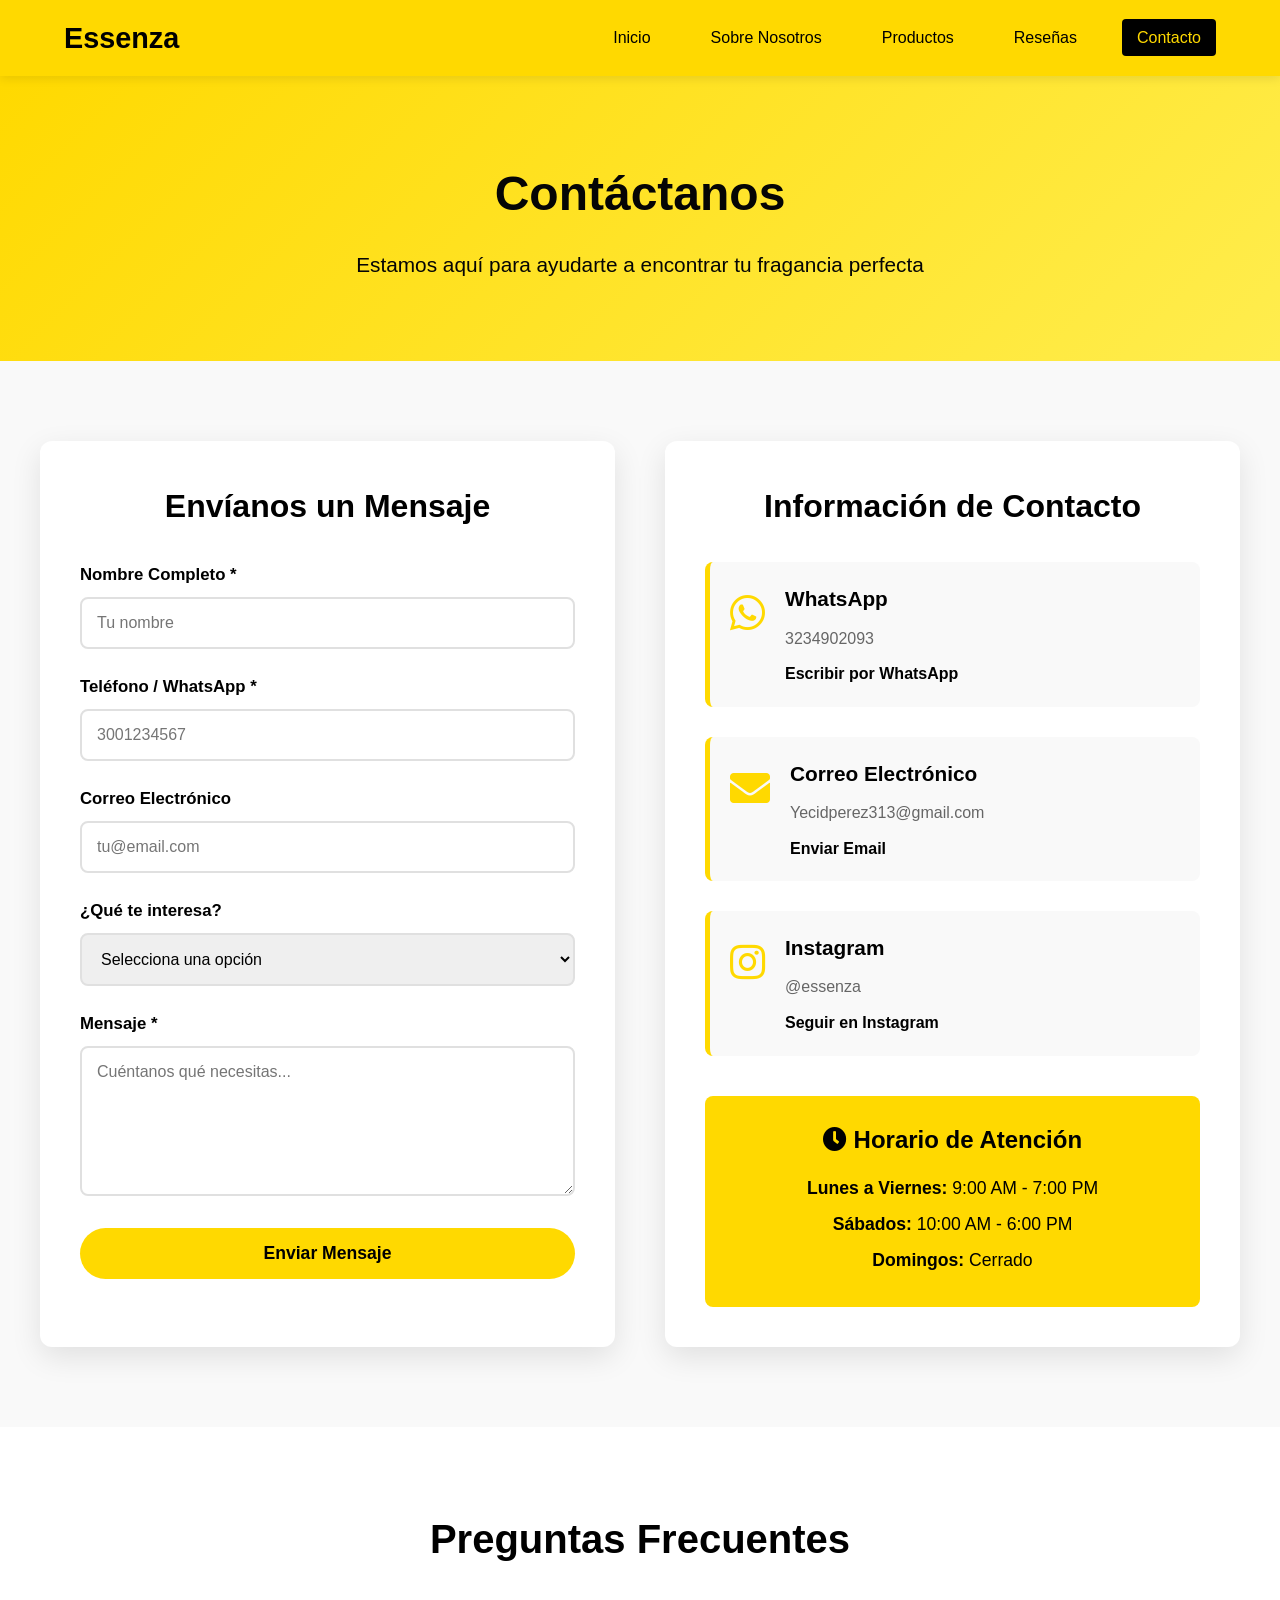
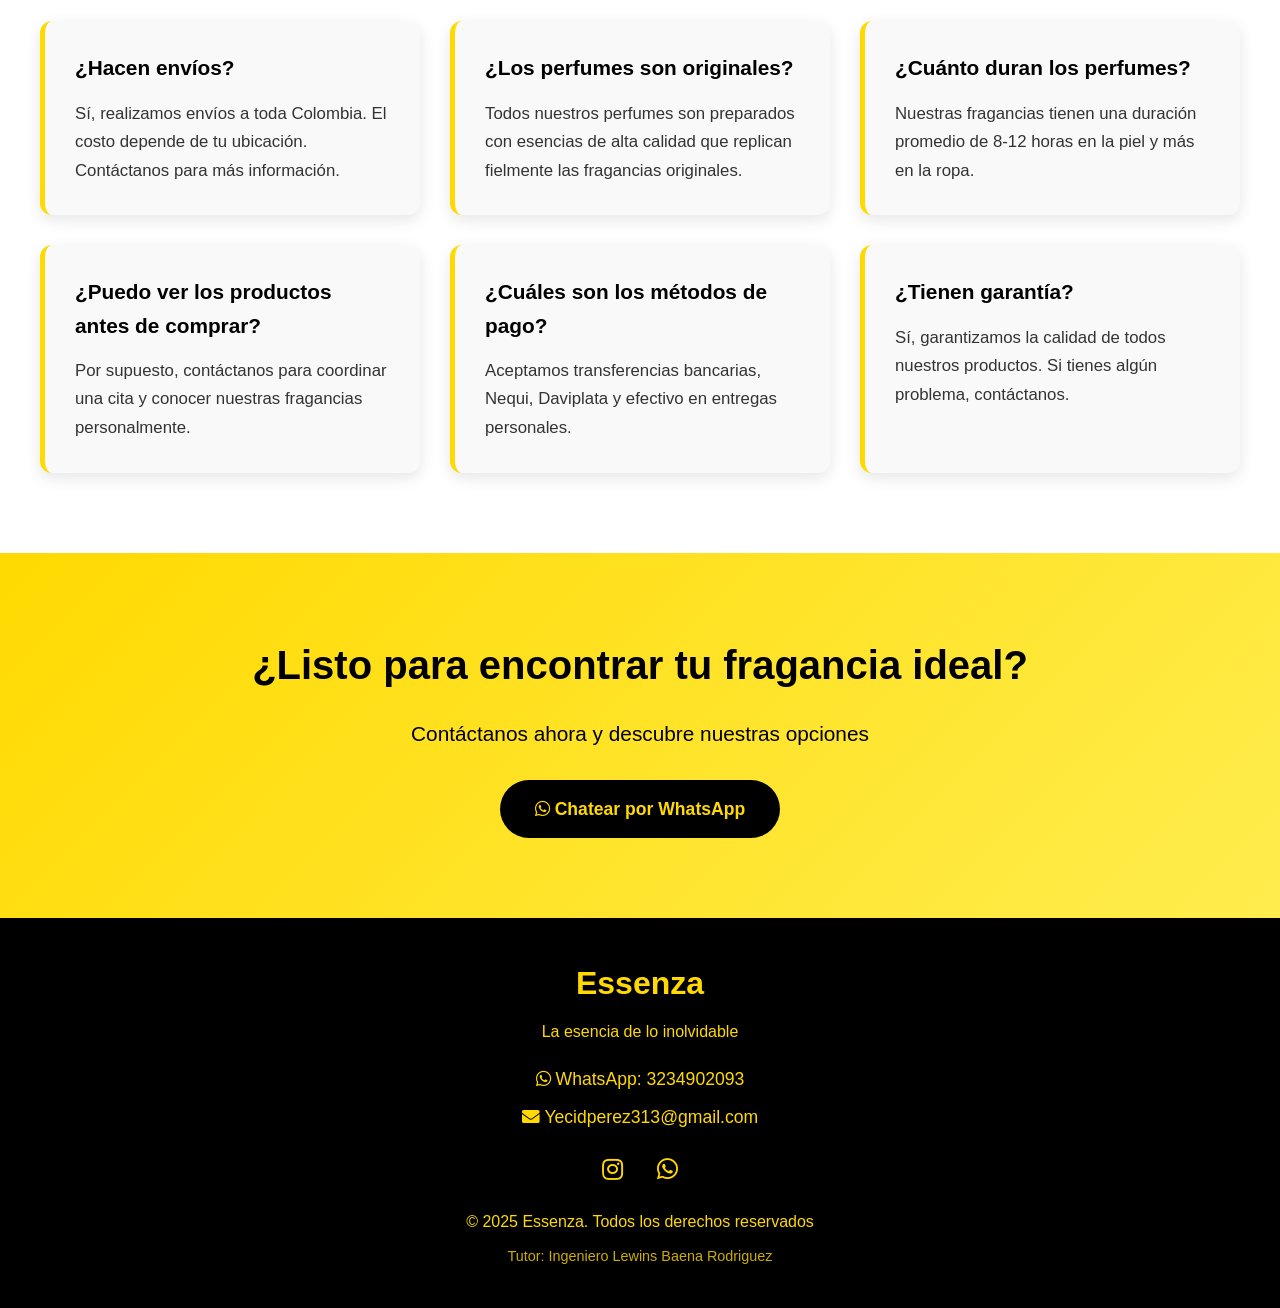
<file: contactos.html>
<!DOCTYPE html>
<html lang="es">
<head>
    <meta charset="UTF-8">
    <meta name="viewport" content="width=device-width, initial-scale=1.0">
    <title>Contacto - Essenza</title>
    <link rel="stylesheet" href="estilo.css">
    <link rel="stylesheet" href="https://use.fontawesome.com/releases/v5.7.0/css/all.css">
</head>
<body>
    <!-- Menú de navegación -->
    <nav class="navbar">
        <div class="navbar-container">
            <a href="index.html" class="logo">Essenza</a>
            <button class="menu-toggle" id="menu-toggle">
                <span></span>
                <span></span>
                <span></span>
            </button>
            <ul class="nav-links" id="nav-links">
                <li><a href="index.html">Inicio</a></li>
                <li><a href="sobre nosotros.html">Sobre Nosotros</a></li>
                <li><a href="productos.html">Productos</a></li>
                <li><a href="reseñas.html">Reseñas</a></li>
                <li><a href="contactos.html" class="active">Contacto</a></li>
            </ul>
        </div>
    </nav>

    <!-- Header de Página -->
    <div class="page-header">
        <h1>Contáctanos</h1>
        <p>Estamos aquí para ayudarte a encontrar tu fragancia perfecta</p>
    </div>

    <!-- Formulario de Contacto -->
    <section class="contact-form-section">
        <div class="contact-container">
            <div class="contact-form-wrapper">
                <h2>Envíanos un Mensaje</h2>
                <form id="contact-form">
                    <div class="form-group">
                        <label for="nombre">Nombre Completo *</label>
                        <input type="text" id="nombre" name="nombre" required placeholder="Tu nombre">
                    </div>
                    <div class="form-group">
                        <label for="telefono">Teléfono / WhatsApp *</label>
                        <input type="tel" id="telefono" name="telefono" required placeholder="3001234567">
                    </div>
                    <div class="form-group">
                        <label for="email">Correo Electrónico</label>
                        <input type="email" id="email" name="email" placeholder="tu@email.com">
                    </div>
                    <div class="form-group">
                        <label for="interes">¿Qué te interesa?</label>
                        <select id="interes" name="interes">
                            <option value="">Selecciona una opción</option>
                            <option value="hombre">Fragancias para Hombre</option>
                            <option value="mujer">Fragancias para Mujer</option>
                            <option value="unisex">Fragancias Unisex</option>
                            <option value="info">Información General</option>
                        </select>
                    </div>
                    <div class="form-group">
                        <label for="mensaje">Mensaje *</label>
                        <textarea id="mensaje" name="mensaje" required placeholder="Cuéntanos qué necesitas..."></textarea>
                    </div>
                    <button type="submit" class="submit-btn">Enviar Mensaje</button>
                </form>
            </div>

            <div class="contact-info-wrapper">
                <h2>Información de Contacto</h2>
                <div class="contact-methods">
                    <div class="contact-method">
                        <div class="method-icon">
                            <i class="fab fa-whatsapp"></i>
                        </div>
                        <div class="method-content">
                            <h3>WhatsApp</h3>
                            <p>3234902093</p>
                            <a href="https://wa.me/573234902093" target="_blank" class="btn-link">Escribir por WhatsApp</a>
                        </div>
                    </div>

                    <div class="contact-method">
                        <div class="method-icon">
                            <i class="fas fa-envelope"></i>
                        </div>
                        <div class="method-content">
                            <h3>Correo Electrónico</h3>
                            <p>Yecidperez313@gmail.com</p>
                            <a href="mailto:Yecidperez313@gmail.com" class="btn-link">Enviar Email</a>
                        </div>
                    </div>

                    <div class="contact-method">
                        <div class="method-icon">
                            <i class="fab fa-instagram"></i>
                        </div>
                        <div class="method-content">
                            <h3>Instagram</h3>
                            <p>@essenza</p>
                            <a href="https://www.instagram.com" target="_blank" class="btn-link">Seguir en Instagram</a>
                        </div>
                    </div>
                </div>

                <div class="business-hours">
                    <h3><i class="fas fa-clock"></i> Horario de Atención</h3>
                    <p><strong>Lunes a Viernes:</strong> 9:00 AM - 7:00 PM</p>
                    <p><strong>Sábados:</strong> 10:00 AM - 6:00 PM</p>
                    <p><strong>Domingos:</strong> Cerrado</p>
                </div>
            </div>
        </div>
    </section>

    <!-- Preguntas Frecuentes -->
    <section class="faq-section">
        <h2>Preguntas Frecuentes</h2>
        <div class="faq-grid">
            <div class="faq-item">
                <h3>¿Hacen envíos?</h3>
                <p>Sí, realizamos envíos a toda Colombia. El costo depende de tu ubicación. Contáctanos para más información.</p>
            </div>
            <div class="faq-item">
                <h3>¿Los perfumes son originales?</h3>
                <p>Todos nuestros perfumes son preparados con esencias de alta calidad que replican fielmente las fragancias originales.</p>
            </div>
            <div class="faq-item">
                <h3>¿Cuánto duran los perfumes?</h3>
                <p>Nuestras fragancias tienen una duración promedio de 8-12 horas en la piel y más en la ropa.</p>
            </div>
            <div class="faq-item">
                <h3>¿Puedo ver los productos antes de comprar?</h3>
                <p>Por supuesto, contáctanos para coordinar una cita y conocer nuestras fragancias personalmente.</p>
            </div>
            <div class="faq-item">
                <h3>¿Cuáles son los métodos de pago?</h3>
                <p>Aceptamos transferencias bancarias, Nequi, Daviplata y efectivo en entregas personales.</p>
            </div>
            <div class="faq-item">
                <h3>¿Tienen garantía?</h3>
                <p>Sí, garantizamos la calidad de todos nuestros productos. Si tienes algún problema, contáctanos.</p>
            </div>
        </div>
    </section>

    <!-- CTA -->
    <section class="cta-section">
        <h2>¿Listo para encontrar tu fragancia ideal?</h2>
        <p>Contáctanos ahora y descubre nuestras opciones</p>
        <a href="https://wa.me/573234902093" target="_blank" class="btn-primary"><i class="fab fa-whatsapp"></i> Chatear por WhatsApp</a>
    </section>

    <!-- Pie de página -->
    <footer class="footer">
        <div class="footer-container">
            <h3>Essenza</h3>
            <p>La esencia de lo inolvidable</p>
            <div class="footer-info">
                <p><i class="fab fa-whatsapp"></i> WhatsApp: 3234902093</p>
                <p><i class="fas fa-envelope"></i> Yecidperez313@gmail.com</p>
            </div>
            <div class="social-links">
                <a href="https://www.instagram.com" target="_blank"><i class="fab fa-instagram"></i></a>
                <a href="https://wa.me/573234902093" target="_blank"><i class="fab fa-whatsapp"></i></a>
            </div>
            <p class="copyright">&copy; 2025 Essenza. Todos los derechos reservados</p>
            <p class="tutor">Tutor: Ingeniero Lewins Baena Rodriguez</p>
        </div>
    </footer>

    <script>
        const menuToggle = document.getElementById('menu-toggle');
        const navLinks = document.getElementById('nav-links');
        menuToggle.addEventListener('click', () => {
            navLinks.classList.toggle('active');
        });
        document.querySelectorAll('.nav-links a').forEach(link => {
            link.addEventListener('click', () => {
                navLinks.classList.remove('active');
            });
        });

        // Formulario
        document.getElementById('contact-form').addEventListener('submit', function(e) {
            e.preventDefault();
            alert('¡Gracias por contactarnos! Te responderemos pronto.');
            this.reset();
        });
    </script>
</body>
</html>
</file>
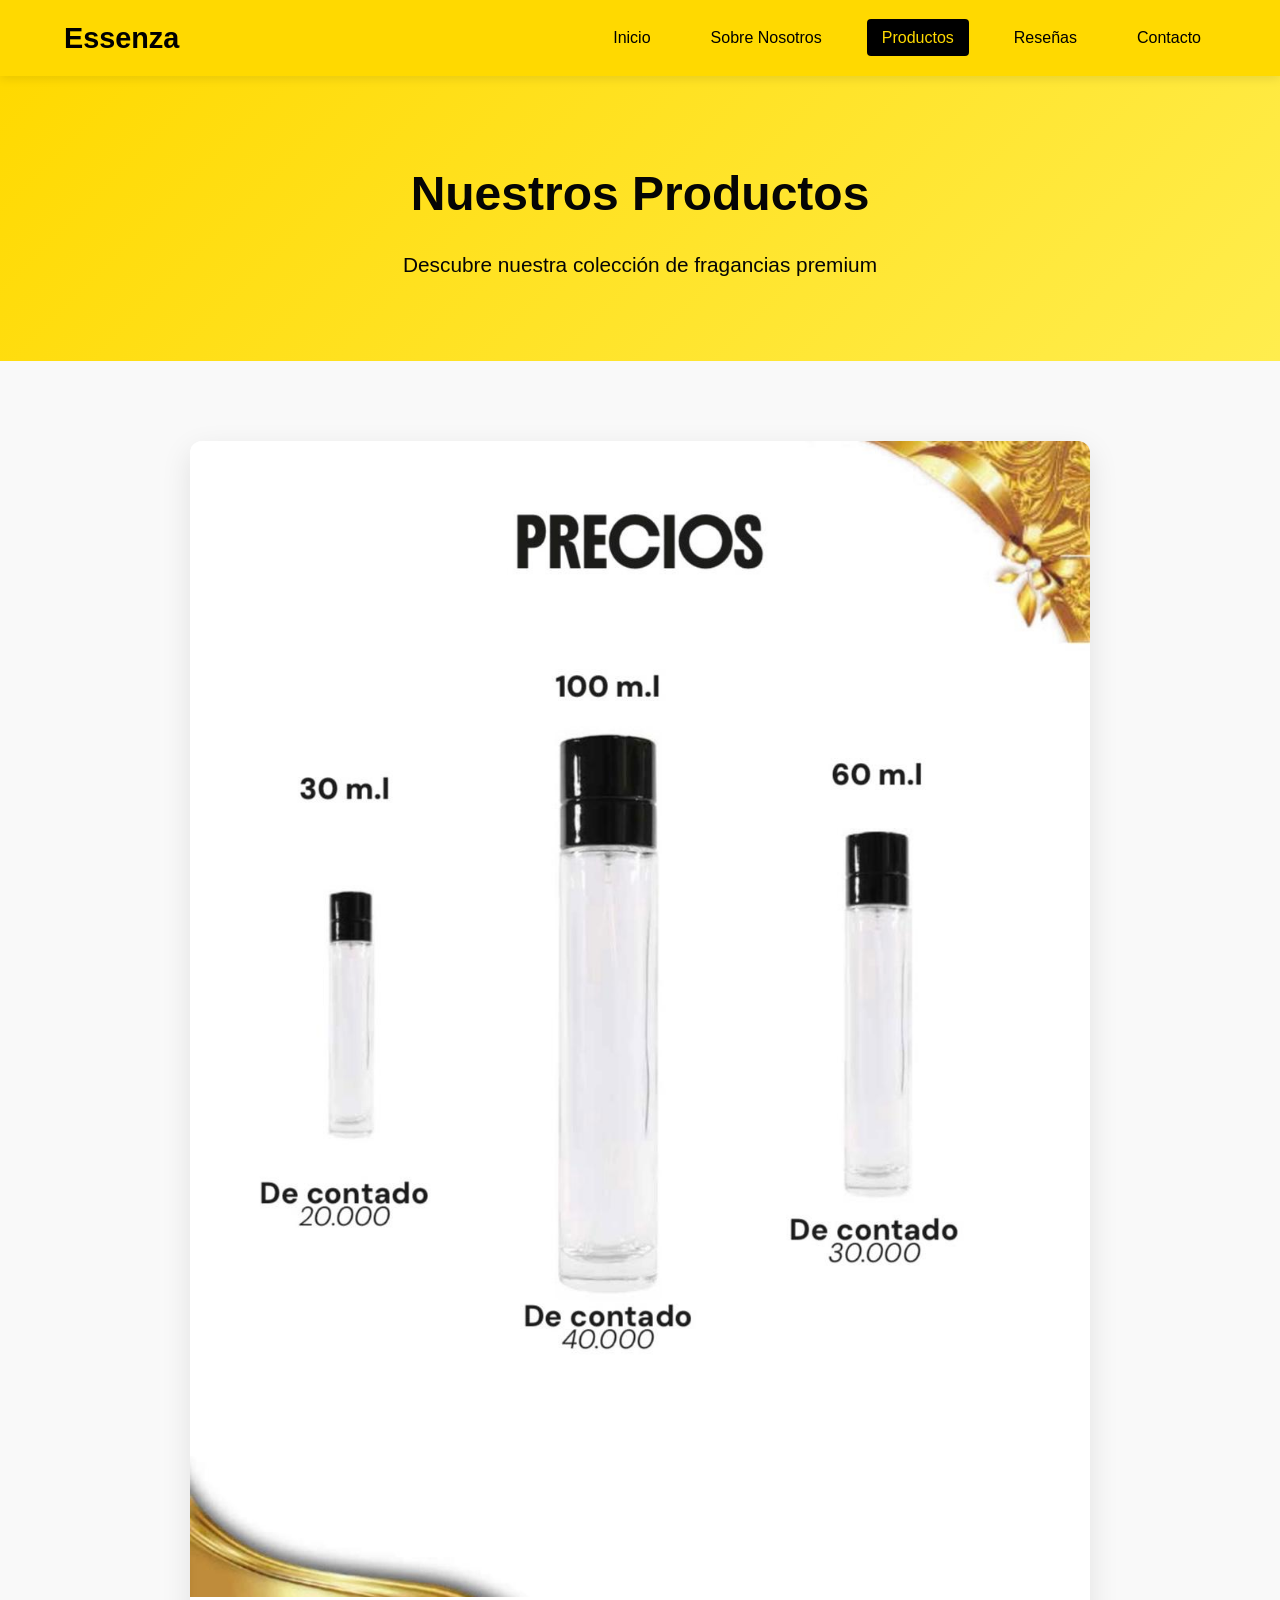
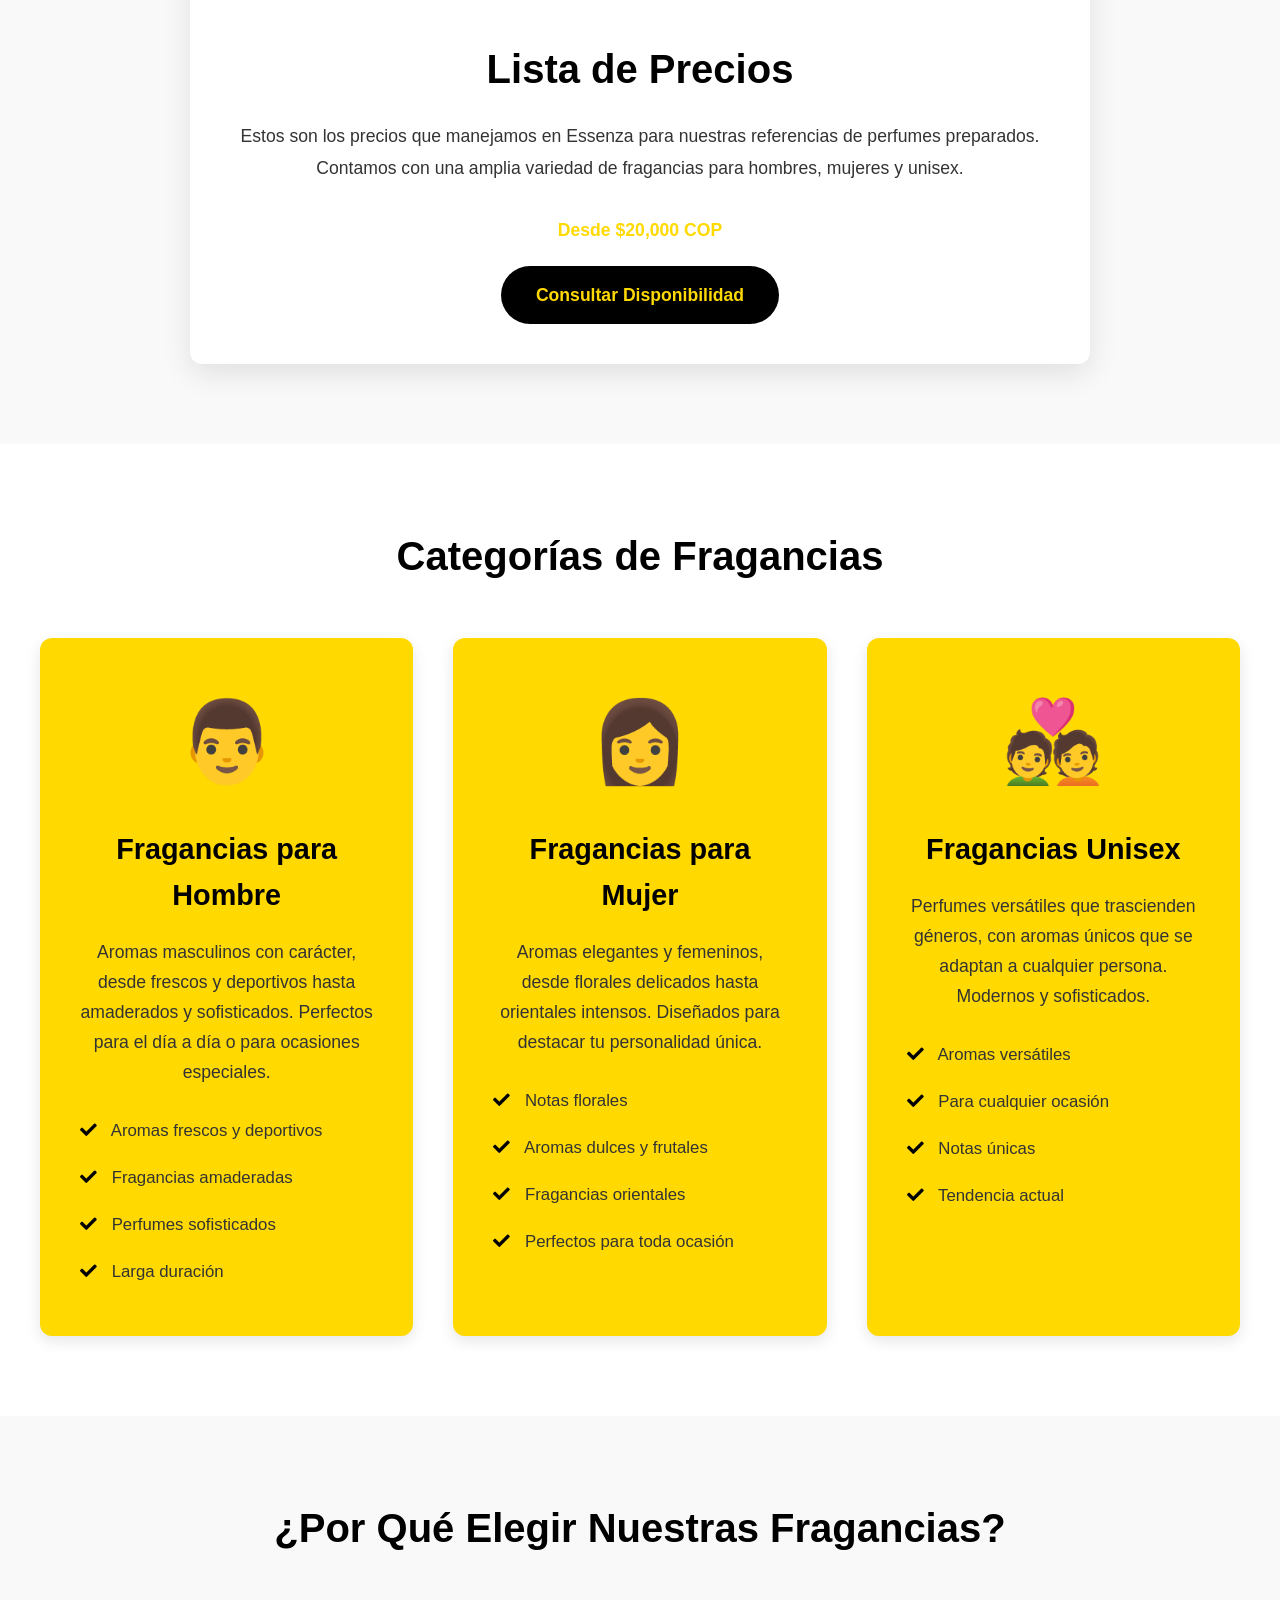
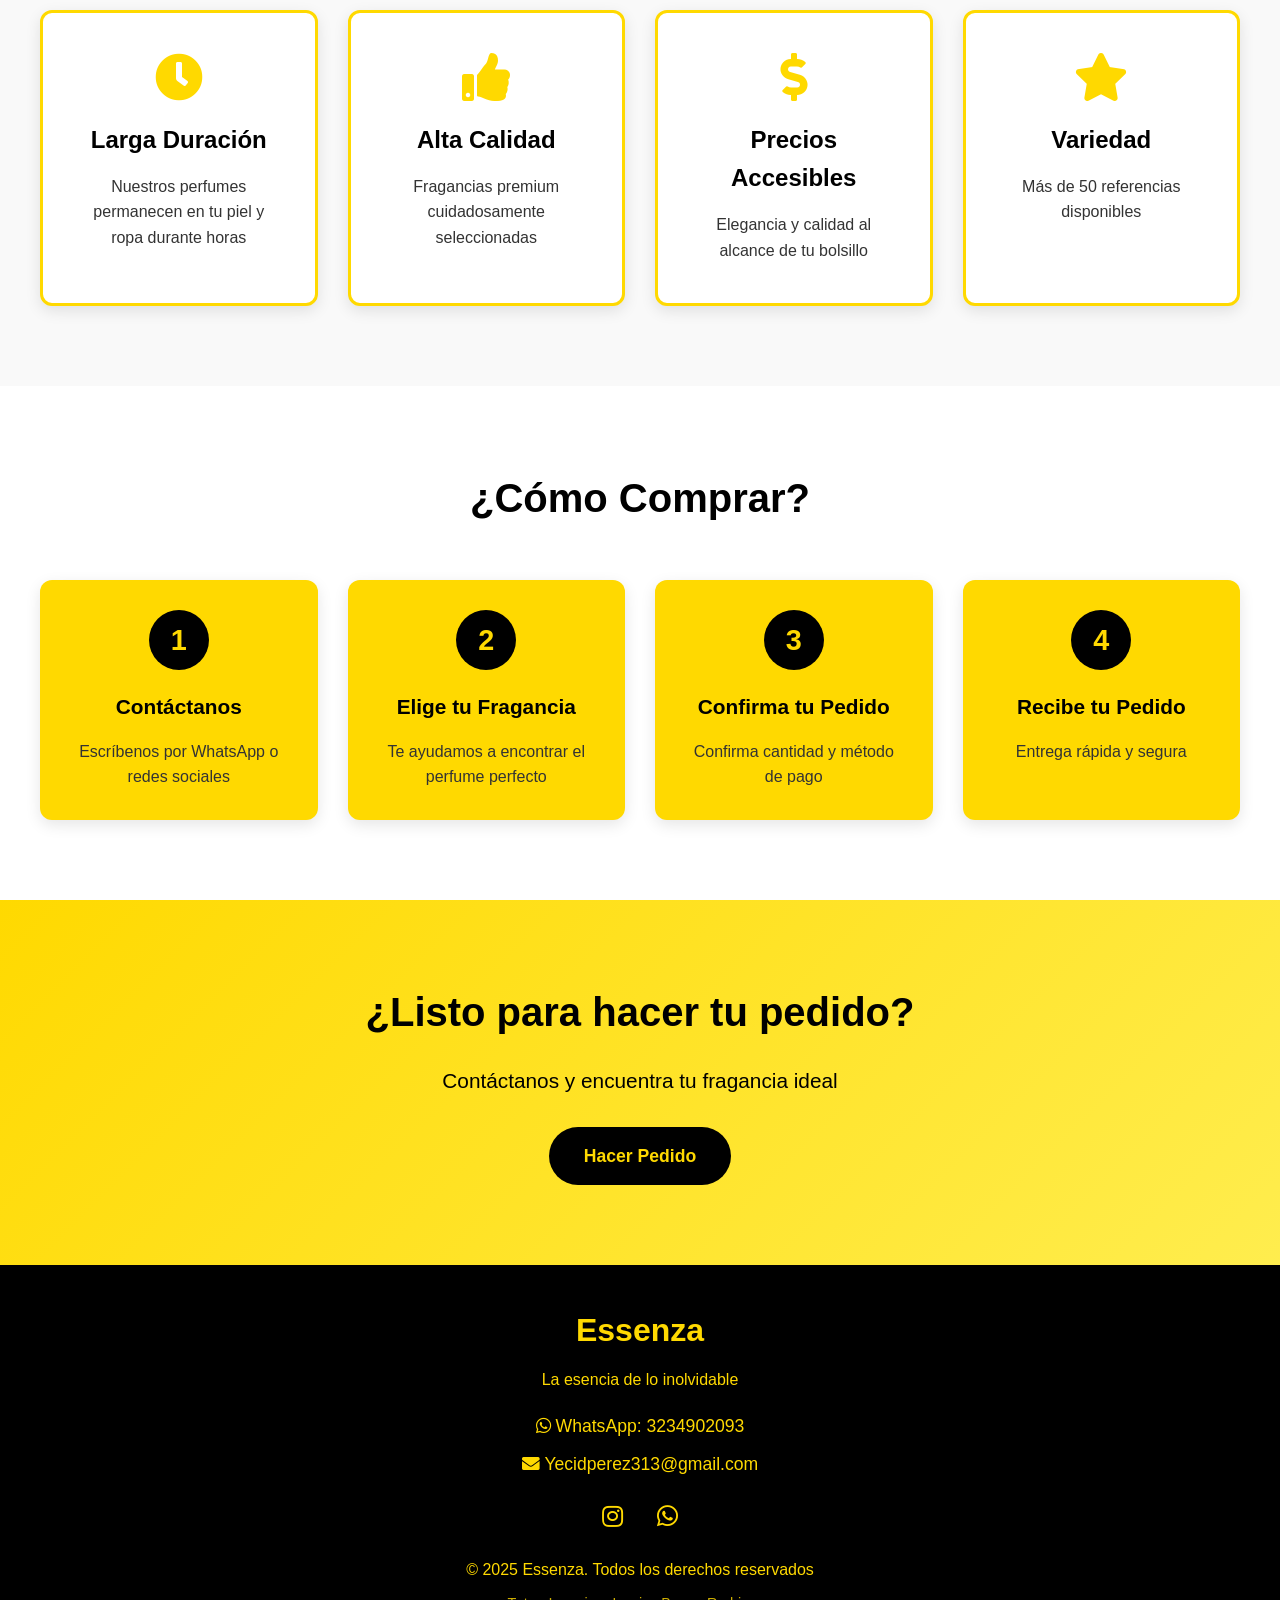
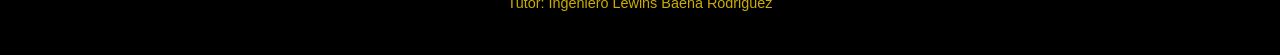
<file: productos.html>
<!DOCTYPE html>
<html lang="es">
<head>
    <meta charset="UTF-8">
    <meta name="viewport" content="width=device-width, initial-scale=1.0">
    <title>Productos - Essenza</title>
    <link rel="stylesheet" href="estilo.css">
    <link rel="stylesheet" href="https://use.fontawesome.com/releases/v5.7.0/css/all.css">
</head>
<body>
    <!-- Menú de navegación -->
    <nav class="navbar">
        <div class="navbar-container">
            <a href="index.html" class="logo">Essenza</a>
            <button class="menu-toggle" id="menu-toggle">
                <span></span>
                <span></span>
                <span></span>
            </button>
            <ul class="nav-links" id="nav-links">
                <li><a href="index.html">Inicio</a></li>
                <li><a href="sobre nosotros.html">Sobre Nosotros</a></li>
                <li><a href="productos.html" class="active">Productos</a></li>
                <li><a href="reseñas.html">Reseñas</a></li>
                <li><a href="contactos.html">Contacto</a></li>
            </ul>
        </div>
    </nav>

    <!-- Header de Página -->
    <div class="page-header">
        <h1>Nuestros Productos</h1>
        <p>Descubre nuestra colección de fragancias premium</p>
    </div>

    <!-- Lista de Precios -->
    <section class="price-section">
        <div class="price-card-main">
            <img src="imagenes/PRECIOS.jpg" alt="Lista de Precios Essenza">
            <div class="price-content">
                <h2>Lista de Precios</h2>
                <p>Estos son los precios que manejamos en Essenza para nuestras referencias de perfumes preparados. Contamos con una amplia variedad de fragancias para hombres, mujeres y unisex.</p>
                <p class="price-highlight"><strong>Desde $20,000 COP</strong></p>
                <a href="contacto.html" class="btn-primary">Consultar Disponibilidad</a>
            </div>
        </div>
    </section>

    <!-- Categorías de Productos -->
    <section class="product-categories">
        <h2>Categorías de Fragancias</h2>
        <div class="categories-detailed">
            <div class="category-detail">
                <div class="category-icon-large">👨</div>
                <h3>Fragancias para Hombre</h3>
                <p>Aromas masculinos con carácter, desde frescos y deportivos hasta amaderados y sofisticados. Perfectos para el día a día o para ocasiones especiales.</p>
                <ul>
                    <li><i class="fas fa-check"></i> Aromas frescos y deportivos</li>
                    <li><i class="fas fa-check"></i> Fragancias amaderadas</li>
                    <li><i class="fas fa-check"></i> Perfumes sofisticados</li>
                    <li><i class="fas fa-check"></i> Larga duración</li>
                </ul>
            </div>

            <div class="category-detail">
                <div class="category-icon-large">👩</div>
                <h3>Fragancias para Mujer</h3>
                <p>Aromas elegantes y femeninos, desde florales delicados hasta orientales intensos. Diseñados para destacar tu personalidad única.</p>
                <ul>
                    <li><i class="fas fa-check"></i> Notas florales</li>
                    <li><i class="fas fa-check"></i> Aromas dulces y frutales</li>
                    <li><i class="fas fa-check"></i> Fragancias orientales</li>
                    <li><i class="fas fa-check"></i> Perfectos para toda ocasión</li>
                </ul>
            </div>

            <div class="category-detail">
                <div class="category-icon-large">💑</div>
                <h3>Fragancias Unisex</h3>
                <p>Perfumes versátiles que trascienden géneros, con aromas únicos que se adaptan a cualquier persona. Modernos y sofisticados.</p>
                <ul>
                    <li><i class="fas fa-check"></i> Aromas versátiles</li>
                    <li><i class="fas fa-check"></i> Para cualquier ocasión</li>
                    <li><i class="fas fa-check"></i> Notas únicas</li>
                    <li><i class="fas fa-check"></i> Tendencia actual</li>
                </ul>
            </div>
        </div>
    </section>

    <!-- Características de los Productos -->
    <section class="product-features">
        <h2>¿Por Qué Elegir Nuestras Fragancias?</h2>
        <div class="features-grid">
            <div class="feature-box">
                <i class="fas fa-clock"></i>
                <h3>Larga Duración</h3>
                <p>Nuestros perfumes permanecen en tu piel y ropa durante horas</p>
            </div>
            <div class="feature-box">
                <i class="fas fa-thumbs-up"></i>
                <h3>Alta Calidad</h3>
                <p>Fragancias premium cuidadosamente seleccionadas</p>
            </div>
            <div class="feature-box">
                <i class="fas fa-dollar-sign"></i>
                <h3>Precios Accesibles</h3>
                <p>Elegancia y calidad al alcance de tu bolsillo</p>
            </div>
            <div class="feature-box">
                <i class="fas fa-star"></i>
                <h3>Variedad</h3>
                <p>Más de 50 referencias disponibles</p>
            </div>
        </div>
    </section>

    <!-- Cómo Comprar -->
    <section class="how-to-buy">
        <h2>¿Cómo Comprar?</h2>
        <div class="steps-grid">
            <div class="step">
                <div class="step-number">1</div>
                <h3>Contáctanos</h3>
                <p>Escríbenos por WhatsApp o redes sociales</p>
            </div>
            <div class="step">
                <div class="step-number">2</div>
                <h3>Elige tu Fragancia</h3>
                <p>Te ayudamos a encontrar el perfume perfecto</p>
            </div>
            <div class="step">
                <div class="step-number">3</div>
                <h3>Confirma tu Pedido</h3>
                <p>Confirma cantidad y método de pago</p>
            </div>
            <div class="step">
                <div class="step-number">4</div>
                <h3>Recibe tu Pedido</h3>
                <p>Entrega rápida y segura</p>
            </div>
        </div>
    </section>

    <!-- CTA -->
    <section class="cta-section">
        <h2>¿Listo para hacer tu pedido?</h2>
        <p>Contáctanos y encuentra tu fragancia ideal</p>
        <a href="contacto.html" class="btn-primary">Hacer Pedido</a>
    </section>

    <!-- Pie de página -->
    <footer class="footer">
        <div class="footer-container">
            <h3>Essenza</h3>
            <p>La esencia de lo inolvidable</p>
            <div class="footer-info">
                <p><i class="fab fa-whatsapp"></i> WhatsApp: 3234902093</p>
                <p><i class="fas fa-envelope"></i> Yecidperez313@gmail.com</p>
            </div>
            <div class="social-links">
                <a href="https://www.instagram.com" target="_blank"><i class="fab fa-instagram"></i></a>
                <a href="https://wa.me/573234902093" target="_blank"><i class="fab fa-whatsapp"></i></a>
            </div>
            <p class="copyright">&copy; 2025 Essenza. Todos los derechos reservados</p>
            <p class="tutor">Tutor: Ingeniero Lewins Baena Rodriguez</p>
        </div>
    </footer>

    <script>
        const menuToggle = document.getElementById('menu-toggle');
        const navLinks = document.getElementById('nav-links');
        menuToggle.addEventListener('click', () => {
            navLinks.classList.toggle('active');
        });
        document.querySelectorAll('.nav-links a').forEach(link => {
            link.addEventListener('click', () => {
                navLinks.classList.remove('active');
            });
        });
    </script>
</body>
</html>
</file>
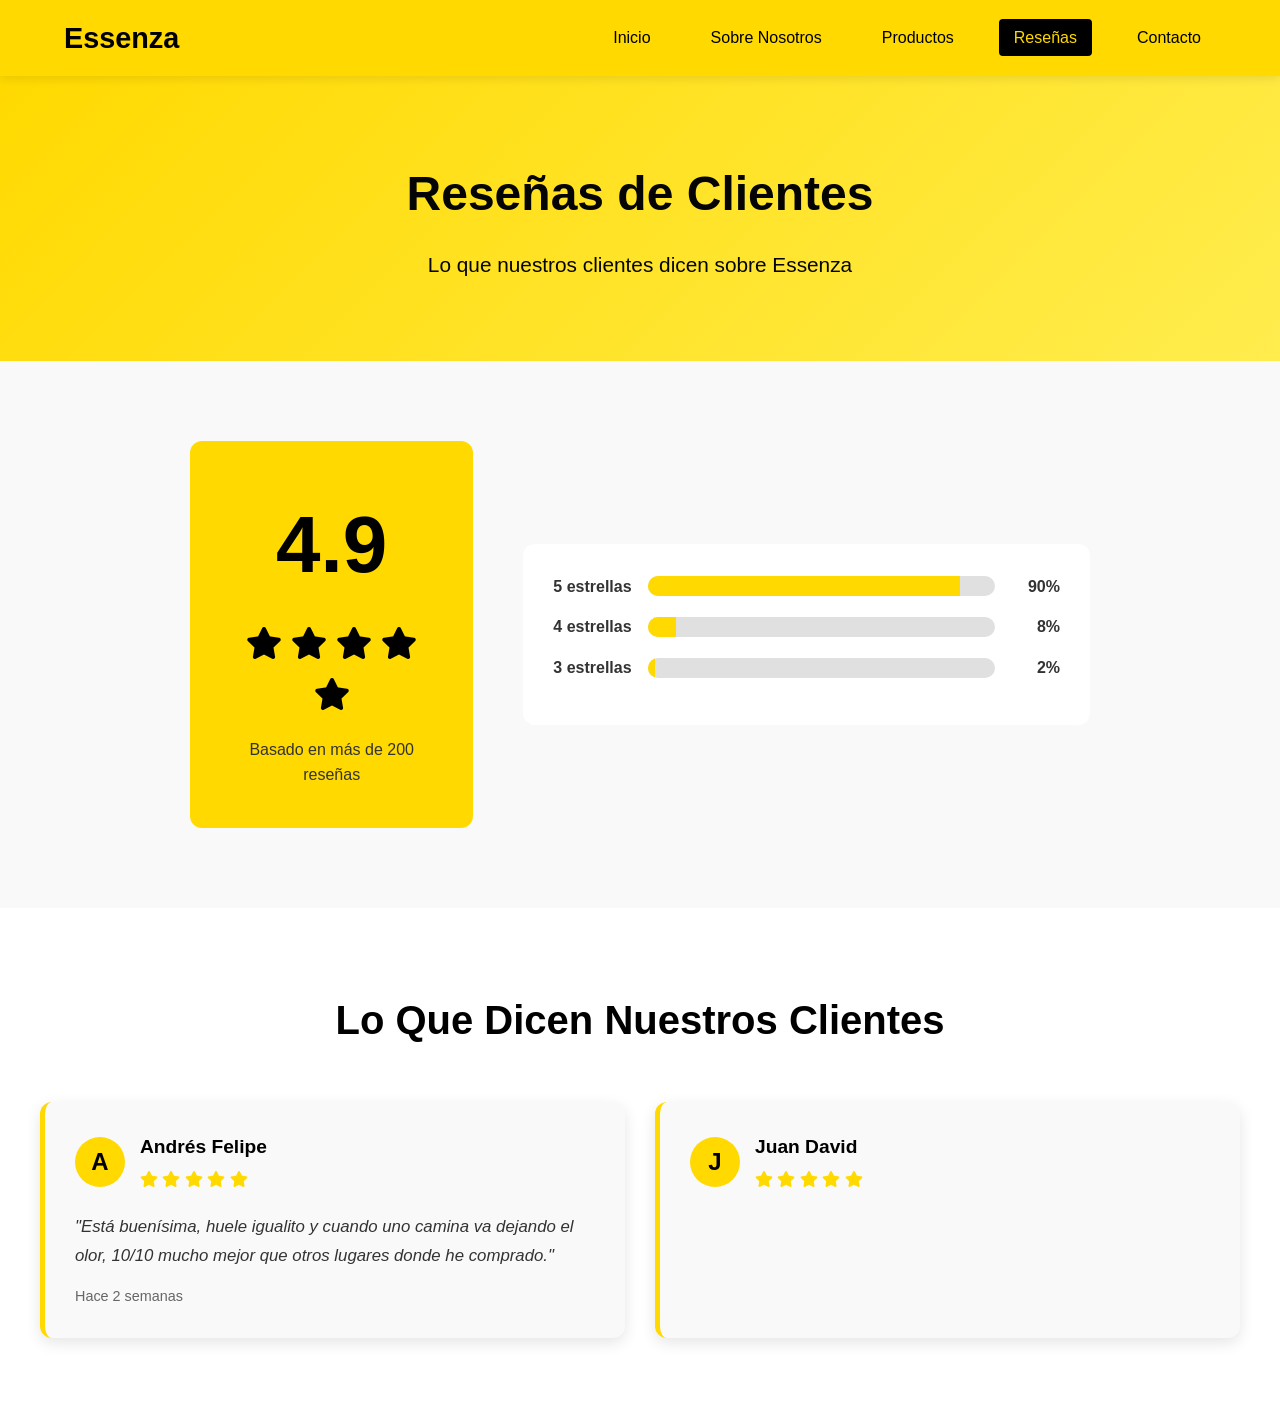
<file: reseñas.html>
<!DOCTYPE html>
<html lang="es">
<head>
    <meta charset="UTF-8">
    <meta name="viewport" content="width=device-width, initial-scale=1.0">
    <title>Reseñas - Essenza</title>
    <link rel="stylesheet" href="estilo.css">
    <link rel="stylesheet" href="https://use.fontawesome.com/releases/v5.7.0/css/all.css">
</head>
<body>
    <!-- Menú de navegación -->
    <nav class="navbar">
        <div class="navbar-container">
            <a href="index.html" class="logo">Essenza</a>
            <button class="menu-toggle" id="menu-toggle">
                <span></span>
                <span></span>
                <span></span>
            </button>
            <ul class="nav-links" id="nav-links">
                <li><a href="index.html">Inicio</a></li>
                <li><a href="sobre nosotros.html">Sobre Nosotros</a></li>
                <li><a href="productos.html">Productos</a></li>
                <li><a href="reseñas.html" class="active">Reseñas</a></li>
                <li><a href="contactos.html">Contacto</a></li>
            </ul>
        </div>
    </nav>

    <!-- Header de Página -->
    <div class="page-header">
        <h1>Reseñas de Clientes</h1>
        <p>Lo que nuestros clientes dicen sobre Essenza</p>
    </div>

    <!-- Calificación General -->
    <section class="overall-rating">
        <div class="rating-container">
            <div class="rating-score">
                <h2>4.9</h2>
                <div class="stars">
                    <i class="fas fa-star"></i>
                    <i class="fas fa-star"></i>
                    <i class="fas fa-star"></i>
                    <i class="fas fa-star"></i>
                    <i class="fas fa-star"></i>
                </div>
                <p>Basado en más de 200 reseñas</p>
            </div>
            <div class="rating-details">
                <div class="rating-bar-item">
                    <span>5 estrellas</span>
                    <div class="rating-bar">
                        <div class="rating-fill" style="width: 90%"></div>
                    </div>
                    <span>90%</span>
                </div>
                <div class="rating-bar-item">
                    <span>4 estrellas</span>
                    <div class="rating-bar">
                        <div class="rating-fill" style="width: 8%"></div>
                    </div>
                    <span>8%</span>
                </div>
                <div class="rating-bar-item">
                    <span>3 estrellas</span>
                    <div class="rating-bar">
                        <div class="rating-fill" style="width: 2%"></div>
                    </div>
                    <span>2%</span>
                </div>
            </div>
        </div>
    </section>

    <!-- Reseñas de Clientes -->
    <section class="reviews-section">
        <h2>Lo Que Dicen Nuestros Clientes</h2>
        <div class="reviews-grid">
            <div class="review-card">
                <div class="review-header">
                    <div class="reviewer-info">
                        <div class="reviewer-avatar">A</div>
                        <div>
                            <h3>Andrés Felipe</h3>
                            <div class="review-stars">
                                <i class="fas fa-star"></i>
                                <i class="fas fa-star"></i>
                                <i class="fas fa-star"></i>
                                <i class="fas fa-star"></i>
                                <i class="fas fa-star"></i>
                            </div>
                        </div>
                    </div>
                </div>
                <p class="review-text">"Está buenísima, huele igualito y cuando uno camina va dejando el olor, 10/10 mucho mejor que otros lugares donde he comprado."</p>
                <div class="review-date">Hace 2 semanas</div>
            </div>

            <div class="review-card">
                <div class="review-header">
                    <div class="reviewer-info">
                        <div class="reviewer-avatar">J</div>
                        <div>
                            <h3>Juan David</h3>
                            <div class="review-stars">
                                <i class="fas fa-star"></i>
                                <i class="fas fa-star"></i>
                                <i class="fas fa-star"></i>
                                <i class="fas fa-star"></i>
                                <i class="fas fa-star"></i>
                            </div>
                        </div>
                    </div>
                </div>
                <p class
</file>
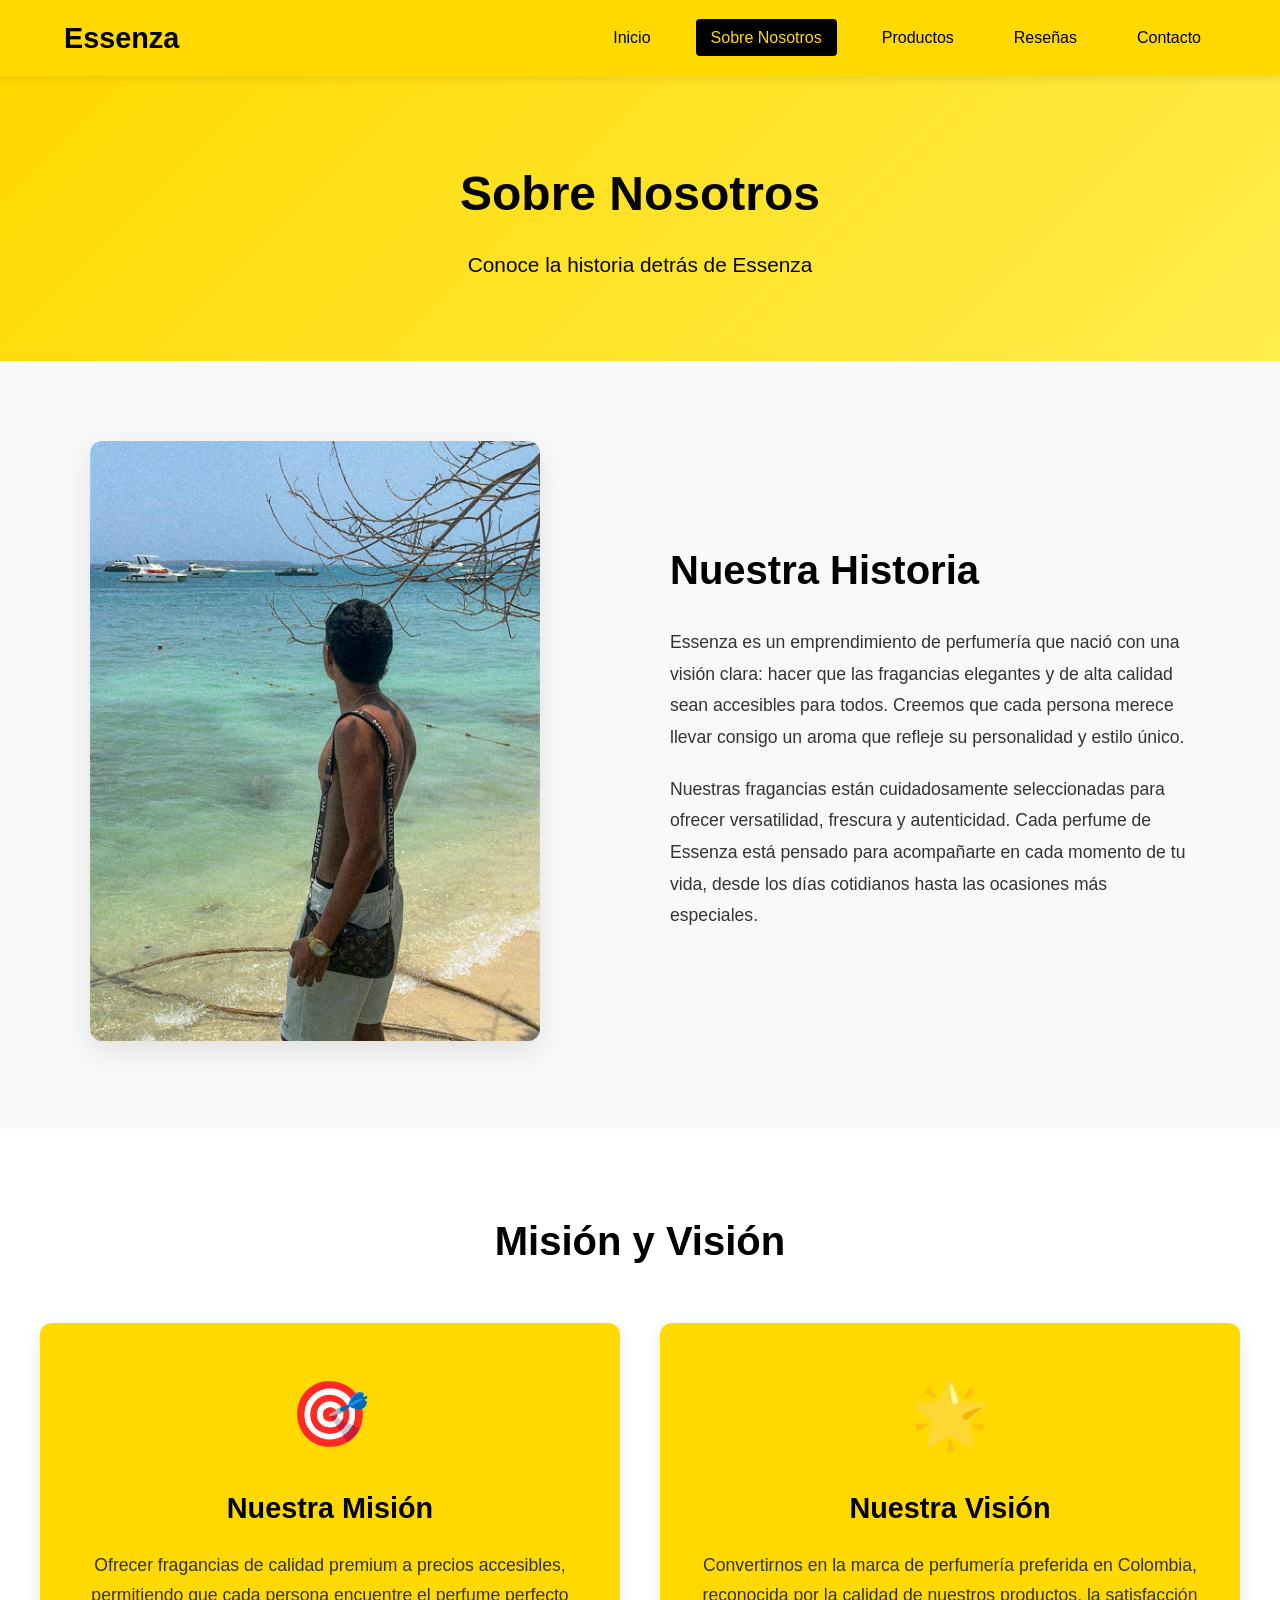
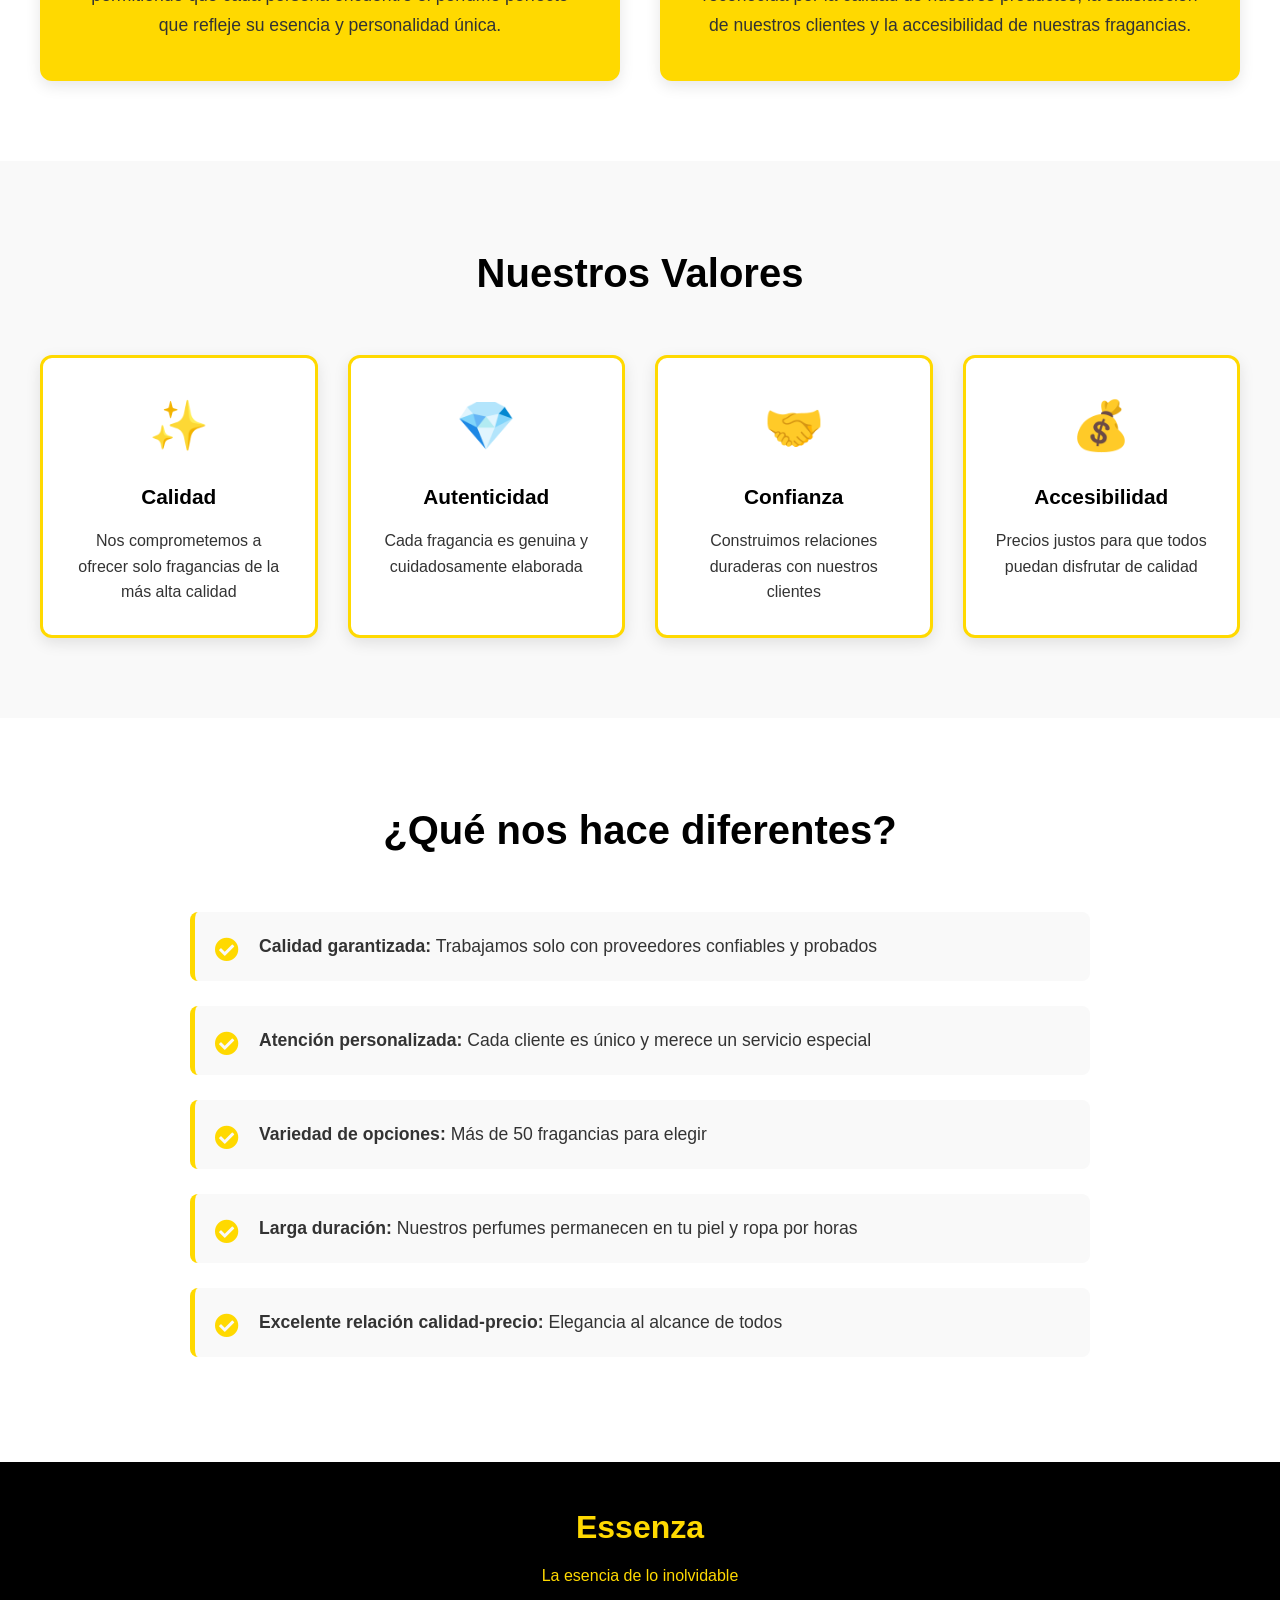
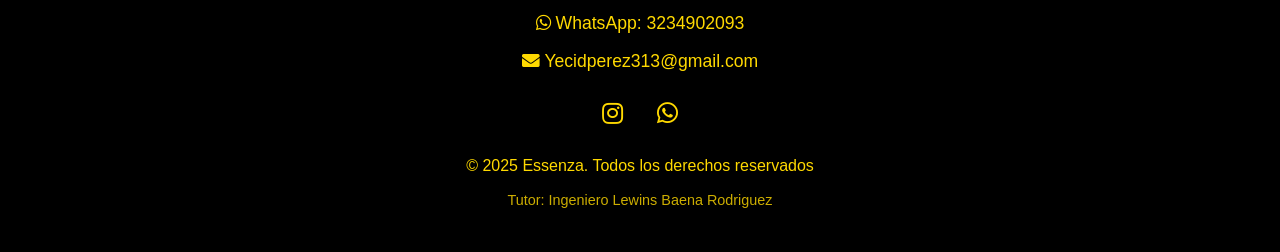
<file: sobre nosotros.html>
<!DOCTYPE html>
<html lang="es">
<head>
    <meta charset="UTF-8">
    <meta name="viewport" content="width=device-width, initial-scale=1.0">
    <title>Sobre Nosotros - Essenza</title>
    <link rel="stylesheet" href="estilo.css">
    <link rel="stylesheet" href="https://use.fontawesome.com/releases/v5.7.0/css/all.css">
</head>
<body>
    <!-- Menú de navegación -->
    <nav class="navbar">
        <div class="navbar-container">
            <a href="index.html" class="logo">Essenza</a>
            <button class="menu-toggle" id="menu-toggle">
                <span></span>
                <span></span>
                <span></span>
            </button>
            <ul class="nav-links" id="nav-links">
                <li><a href="index.html">Inicio</a></li>
                <li><a href="sobre-nosotros.html" class="active">Sobre Nosotros</a></li>
                <li><a href="productos.html">Productos</a></li>
                <li><a href="reseñas.html">Reseñas</a></li>
                <li><a href="contactos.html">Contacto</a></li>
            </ul>
        </div>
    </nav>

    <!-- Header de Página -->
    <div class="page-header">
        <h1>Sobre Nosotros</h1>
        <p>Conoce la historia detrás de Essenza</p>
    </div>

    <!-- Sección Sobre la Empresa -->
    <section class="about-full">
        <div class="about-image">
            <img src="imagenes/sobre mi.jpg" alt="Sobre Essenza">
        </div>
        <div class="about-content">
            <h2>Nuestra Historia</h2>
            <p>Essenza es un emprendimiento de perfumería que nació con una visión clara: hacer que las fragancias elegantes y de alta calidad sean accesibles para todos. Creemos que cada persona merece llevar consigo un aroma que refleje su personalidad y estilo único.</p>
            <p>Nuestras fragancias están cuidadosamente seleccionadas para ofrecer versatilidad, frescura y autenticidad. Cada perfume de Essenza está pensado para acompañarte en cada momento de tu vida, desde los días cotidianos hasta las ocasiones más especiales.</p>
        </div>
    </section>

    <!-- Nuestra Misión y Visión -->
    <section class="mission-vision">
        <h2>Misión y Visión</h2>
        <div class="mv-grid">
            <div class="mv-item">
                <div class="mv-icon">🎯</div>
                <h3>Nuestra Misión</h3>
                <p>Ofrecer fragancias de calidad premium a precios accesibles, permitiendo que cada persona encuentre el perfume perfecto que refleje su esencia y personalidad única.</p>
            </div>
            <div class="mv-item">
                <div class="mv-icon">🌟</div>
                <h3>Nuestra Visión</h3>
                <p>Convertirnos en la marca de perfumería preferida en Colombia, reconocida por la calidad de nuestros productos, la satisfacción de nuestros clientes y la accesibilidad de nuestras fragancias.</p>
            </div>
        </div>
    </section>

    <!-- Nuestros Valores -->
    <section class="values">
        <h2>Nuestros Valores</h2>
        <div class="values-grid">
            <div class="value-item">
                <div class="value-icon">✨</div>
                <h3>Calidad</h3>
                <p>Nos comprometemos a ofrecer solo fragancias de la más alta calidad</p>
            </div>
            <div class="value-item">
                <div class="value-icon">💎</div>
                <h3>Autenticidad</h3>
                <p>Cada fragancia es genuina y cuidadosamente elaborada</p>
            </div>
            <div class="value-item">
                <div class="value-icon">🤝</div>
                <h3>Confianza</h3>
                <p>Construimos relaciones duraderas con nuestros clientes</p>
            </div>
            <div class="value-item">
                <div class="value-icon">💰</div>
                <h3>Accesibilidad</h3>
                <p>Precios justos para que todos puedan disfrutar de calidad</p>
            </div>
        </div>
    </section>

    <!-- Lo que nos hace diferentes -->
    <section class="why-different">
        <h2>¿Qué nos hace diferentes?</h2>
        <div class="different-list">
            <div class="different-item">
                <i class="fas fa-check-circle"></i>
                <p><strong>Calidad garantizada:</strong> Trabajamos solo con proveedores confiables y probados</p>
            </div>
            <div class="different-item">
                <i class="fas fa-check-circle"></i>
                <p><strong>Atención personalizada:</strong> Cada cliente es único y merece un servicio especial</p>
            </div>
            <div class="different-item">
                <i class="fas fa-check-circle"></i>
                <p><strong>Variedad de opciones:</strong> Más de 50 fragancias para elegir</p>
            </div>
            <div class="different-item">
                <i class="fas fa-check-circle"></i>
                <p><strong>Larga duración:</strong> Nuestros perfumes permanecen en tu piel y ropa por horas</p>
            </div>
            <div class="different-item">
                <i class="fas fa-check-circle"></i>
                <p><strong>Excelente relación calidad-precio:</strong> Elegancia al alcance de todos</p>
            </div>
        </div>
    </section>

    <!-- Pie de página -->
    <footer class="footer">
        <div class="footer-container">
            <h3>Essenza</h3>
            <p>La esencia de lo inolvidable</p>
            <div class="footer-info">
                <p><i class="fab fa-whatsapp"></i> WhatsApp: 3234902093</p>
                <p><i class="fas fa-envelope"></i> Yecidperez313@gmail.com</p>
            </div>
            <div class="social-links">
                <a href="https://www.instagram.com" target="_blank"><i class="fab fa-instagram"></i></a>
                <a href="https://wa.me/573234902093" target="_blank"><i class="fab fa-whatsapp"></i></a>
            </div>
            <p class="copyright">&copy; 2025 Essenza. Todos los derechos reservados</p>
            <p class="tutor">Tutor: Ingeniero Lewins Baena Rodriguez</p>
        </div>
    </footer>

    <script>
        const menuToggle = document.getElementById('menu-toggle');
        const navLinks = document.getElementById('nav-links');
        menuToggle.addEventListener('click', () => {
            navLinks.classList.toggle('active');
        });
        document.querySelectorAll('.nav-links a').forEach(link => {
            link.addEventListener('click', () => {
                navLinks.classList.remove('active');
            });
        });
    </script>
</body>
</html>
</file>
<file: estilo.css>
* {
    margin: 0;
    padding: 0;
    box-sizing: border-box;
}

body {
    font-family: 'Arial', sans-serif;
    line-height: 1.6;
    color: #333;
}

/* ==================== MENÚ DE NAVEGACIÓN ==================== */
.navbar {
    background-color: #ffd900;
    color: #ffffff;
    padding: 15px 0;
    position: sticky;
    top: 0;
    z-index: 1000;
    box-shadow: 0 2px 10px rgba(0,0,0,0.1);
}

.navbar-container {
    width: 90%;
    max-width: 1200px;
    margin: auto;
    display: flex;
    justify-content: space-between;
    align-items: center;
}

.logo {
    font-size: 1.8em;
    text-decoration: none;
    color: #000000;
    font-weight: bold;
}

.nav-links {
    list-style: none;
    display: flex;
}

.nav-links li {
    margin-left: 30px;
}

.nav-links a {
    color: #000000;
    text-decoration: none;
    padding: 10px 15px;
    transition: background 0.3s, color 0.3s;
    border-radius: 4px;
    font-weight: 500;
}

.nav-links a:hover,
.nav-links a.active {
    background-color: #000000;
    color: #ffd900;
}

/* Menú Hamburguesa */
.menu-toggle {
    display: none;
    flex-direction: column;
    cursor: pointer;
    background: none;
    border: none;
    padding: 5px;
}

.menu-toggle span {
    width: 30px;
    height: 3px;
    background-color: #000000;
    margin: 4px 0;
    transition: 0.3s;
    border-radius: 2px;
}

/* ==================== BANNER PRINCIPAL (index.html) ==================== */
.banner {
    background: linear-gradient(135deg, #ffd900 0%, #ffed4e 100%);
    color: #050505;
    min-height: 600px;
    display: flex;
    flex-direction: column;
    justify-content: center;
    align-items: center;
    text-align: center;
    padding: 60px 20px;
}

.banner h1 {
    font-size: 3.5em;
    margin-bottom: 15px;
    animation: fadeInDown 1s;
}

.banner p {
    font-size: 1.3em;
    margin: 10px auto;
    max-width: 700px;
    animation: fadeInUp 1s;
}

.banner img {
    width: 300px;
    height: auto;
    margin-top: 30px;
    margin-bottom: 30px;
    border-radius: 12px;
    box-shadow: 0 10px 30px rgba(0,0,0,0.2);
    animation: fadeInUp 1.2s;
}

.cta-buttons {
    display: flex;
    gap: 20px;
    margin-top: 20px;
    flex-wrap: wrap;
    justify-content: center;
}

.btn-primary, .btn-secondary {
    padding: 15px 35px;
    text-decoration: none;
    border-radius: 50px;
    font-weight: bold;
    font-size: 1.1em;
    transition: transform 0.3s, box-shadow 0.3s;
    display: inline-block;
}

.btn-primary {
    background-color: #000000;
    color: #ffd900;
}

.btn-primary:hover {
    transform: translateY(-3px);
    box-shadow: 0 10px 20px rgba(0,0,0,0.3);
}

.btn-secondary {
    background-color: transparent;
    color: #000000;
    border: 2px solid #000000;
}

.btn-secondary:hover {
    background-color: #000000;
    color: #ffd900;
}

.btn-link {
    color: #000000;
    text-decoration: none;
    font-weight: 600;
    transition: color 0.3s;
}

.btn-link:hover {
    color: #ffd900;
}

/* ==================== HEADER DE PÁGINAS ==================== */
.page-header {
    background: linear-gradient(135deg, #ffd900 0%, #ffed4e 100%);
    color: #050505;
    padding: 80px 20px;
    text-align: center;
}

.page-header h1 {
    font-size: 3em;
    margin-bottom: 15px;
}

.page-header p {
    font-size: 1.3em;
    max-width: 700px;
    margin: 0 auto;
}

/* ==================== WHY ESSENZA (index.html) ==================== */
.why-essenza {
    padding: 80px 20px;
    background-color: #fff;
}

.why-essenza h2 {
    text-align: center;
    font-size: 2.5em;
    color: #000000;
    margin-bottom: 50px;
}

.benefits-grid {
    display: grid;
    grid-template-columns: repeat(auto-fit, minmax(250px, 1fr));
    gap: 30px;
    max-width: 1200px;
    margin: 0 auto;
}

.benefit-item {
    background-color: #ffd900;
    padding: 40px;
    border-radius: 12px;
    text-align: center;
    box-shadow: 0 5px 15px rgba(0,0,0,0.1);
    transition: transform 0.3s;
}

.benefit-item:hover {
    transform: translateY(-10px);
}

.benefit-item .icon {
    font-size: 4em;
    margin-bottom: 20px;
}

.benefit-item h3 {
    color: #000000;
    font-size: 1.5em;
    margin-bottom: 15px;
}

/* ==================== CATEGORÍAS DESTACADAS (index.html) ==================== */
.featured-categories {
    padding: 80px 20px;
    background-color: #f9f9f9;
}

.featured-categories h2 {
    text-align: center;
    font-size: 2.5em;
    color: #000000;
    margin-bottom: 50px;
}

.categories-grid {
    display: grid;
    grid-template-columns: repeat(auto-fit, minmax(280px, 1fr));
    gap: 30px;
    max-width: 1200px;
    margin: 0 auto;
}

.category-card {
    background-color: #ffd900;
    padding: 40px;
    border-radius: 12px;
    text-align: center;
    box-shadow: 0 5px 15px rgba(0,0,0,0.1);
    transition: transform 0.3s;
}

.category-card:hover {
    transform: translateY(-10px);
}

.category-icon {
    font-size: 4em;
    margin-bottom: 20px;
}

.category-card h3 {
    color: #000000;
    font-size: 1.5em;
    margin-bottom: 15px;
}

/* ==================== ESTADÍSTICAS ==================== */
.stats {
    padding: 80px 20px;
    background-color: #ffd900;
    display: grid;
    grid-template-columns: repeat(auto-fit, minmax(200px, 1fr));
    gap: 40px;
    max-width: 1200px;
    margin: 0 auto;
    text-align: center;
}

.stat-item h3 {
    font-size: 3em;
    color: #000000;
    margin-bottom: 10px;
}

.stat-item p {
    font-size: 1.2em;
    color: #000000;
}

/* ==================== SOBRE NOSOTROS (sobre-nosotros.html) ==================== */
.about-full {
    display: flex;
    padding: 80px 90px;
    align-items: center;
    background-color: #f9f9f9;
    gap: 60px;
}

.about-image {
    flex: 1;
}

.about-image img {
    width: 100%;
    max-width: 450px;
    border-radius: 12px;
    box-shadow: 0 10px 30px rgba(0,0,0,0.1);
}

.about-content {
    flex: 1;
}

.about-content h2 {
    margin-bottom: 25px;
    color: #000000;
    font-size: 2.5em;
}

.about-content p {
    font-size: 1.1em;
    line-height: 1.8;
    margin-bottom: 20px;
}

/* ==================== MISIÓN Y VISIÓN ==================== */
.mission-vision {
    padding: 80px 20px;
    background-color: #fff;
}

.mission-vision h2 {
    text-align: center;
    font-size: 2.5em;
    color: #000000;
    margin-bottom: 50px;
}

.mv-grid {
    display: grid;
    grid-template-columns: repeat(auto-fit, minmax(300px, 1fr));
    gap: 40px;
    max-width: 1200px;
    margin: 0 auto;
}

.mv-item {
    background-color: #ffd900;
    padding: 40px;
    border-radius: 12px;
    text-align: center;
    box-shadow: 0 5px 15px rgba(0,0,0,0.1);
}

.mv-icon {
    font-size: 4em;
    margin-bottom: 20px;
}

.mv-item h3 {
    color: #000000;
    font-size: 1.8em;
    margin-bottom: 20px;
}

.mv-item p {
    font-size: 1.1em;
    line-height: 1.7;
}

/* ==================== VALORES ==================== */
.values {
    padding: 80px 20px;
    background-color: #f9f9f9;
}

.values h2 {
    text-align: center;
    font-size: 2.5em;
    color: #000000;
    margin-bottom: 50px;
}

.values-grid {
    display: grid;
    grid-template-columns: repeat(auto-fit, minmax(250px, 1fr));
    gap: 30px;
    max-width: 1200px;
    margin: 0 auto;
}

.value-item {
    background-color: #fff;
    padding: 30px;
    border-radius: 12px;
    text-align: center;
    box-shadow: 0 5px 15px rgba(0,0,0,0.1);
    border: 3px solid #ffd900;
}

.value-icon {
    font-size: 3em;
    margin-bottom: 15px;
}

.value-item h3 {
    color: #000000;
    margin-bottom: 15px;
    font-size: 1.3em;
}

/* ==================== LO QUE NOS HACE DIFERENTES ==================== */
.why-different {
    padding: 80px 90px;
    background-color: #fff;
}

.why-different h2 {
    text-align: center;
    font-size: 2.5em;
    color: #000000;
    margin-bottom: 50px;
}

.different-list {
    max-width: 900px;
    margin: 0 auto;
}

.different-item {
    display: flex;
    align-items: flex-start;
    gap: 20px;
    margin-bottom: 25px;
    padding: 20px;
    background-color: #f9f9f9;
    border-radius: 8px;
    border-left: 5px solid #ffd900;
}

.different-item i {
    color: #ffd900;
    font-size: 1.5em;
    margin-top: 5px;
}

.different-item p {
    font-size: 1.1em;
    line-height: 1.6;
}

/* ==================== PRODUCTOS (productos.html) ==================== */
.price-section {
    padding: 80px 20px;
    background-color: #f9f9f9;
}

.price-card-main {
    max-width: 900px;
    margin: 0 auto;
    background-color: #fff;
    border-radius: 12px;
    overflow: hidden;
    box-shadow: 0 10px 30px rgba(0,0,0,0.1);
}

.price-card-main img {
    width: 100%;
    height: auto;
    display: block;
}

.price-content {
    padding: 40px;
    text-align: center;
}

.price-content h2 {
    color: #000000;
    font-size: 2.5em;
    margin-bottom: 20px;
}

.price-content p {
    font-size: 1.1em;
    line-height: 1.8;
    margin-bottom: 20px;
}

.price-highlight {
    font-size: 1.8em;
    color: #ffd900;
    font-weight: bold;
    margin: 30px 0;
}

/* ==================== CATEGORÍAS DE PRODUCTOS ==================== */
.product-categories {
    padding: 80px 20px;
    background-color: #fff;
}

.product-categories h2 {
    text-align: center;
    font-size: 2.5em;
    color: #000000;
    margin-bottom: 50px;
}

.categories-detailed {
    display: grid;
    grid-template-columns: repeat(auto-fit, minmax(300px, 1fr));
    gap: 40px;
    max-width: 1200px;
    margin: 0 auto;
}

.category-detail {
    background-color: #ffd900;
    padding: 40px;
    border-radius: 12px;
    box-shadow: 0 5px 15px rgba(0,0,0,0.1);
}

.category-icon-large {
    font-size: 5em;
    text-align: center;
    margin-bottom: 20px;
}

.category-detail h3 {
    color: #000000;
    font-size: 1.8em;
    margin-bottom: 20px;
    text-align: center;
}

.category-detail p {
    font-size: 1.1em;
    line-height: 1.7;
    margin-bottom: 20px;
    text-align: center;
}

.category-detail ul {
    list-style: none;
    margin-top: 20px;
}

.category-detail ul li {
    padding: 10px 0;
    font-size: 1.05em;
}

.category-detail ul li i {
    color: #000000;
    margin-right: 10px;
}

/* ==================== CARACTERÍSTICAS DE PRODUCTOS ==================== */
.product-features {
    padding: 80px 20px;
    background-color: #f9f9f9;
}

.product-features h2 {
    text-align: center;
    font-size: 2.5em;
    color: #000000;
    margin-bottom: 50px;
}

.features-grid {
    display: grid;
    grid-template-columns: repeat(auto-fit, minmax(250px, 1fr));
    gap: 30px;
    max-width: 1200px;
    margin: 0 auto;
}

.feature-box {
    background-color: #fff;
    padding: 40px;
    border-radius: 12px;
    text-align: center;
    box-shadow: 0 5px 15px rgba(0,0,0,0.1);
    border: 3px solid #ffd900;
    transition: transform 0.3s;
}

.feature-box:hover {
    transform: translateY(-10px);
}

.feature-box i {
    font-size: 3em;
    color: #ffd900;
    margin-bottom: 20px;
}

.feature-box h3 {
    color: #000000;
    font-size: 1.5em;
    margin-bottom: 15px;
}

/* ==================== CÓMO COMPRAR ==================== */
.how-to-buy {
    padding: 80px 20px;
    background-color: #fff;
}

.how-to-buy h2 {
    text-align: center;
    font-size: 2.5em;
    color: #000000;
    margin-bottom: 50px;
}

.steps-grid {
    display: grid;
    grid-template-columns: repeat(auto-fit, minmax(220px, 1fr));
    gap: 30px;
    max-width: 1200px;
    margin: 0 auto;
}

.step {
    background-color: #ffd900;
    padding: 30px;
    border-radius: 12px;
    text-align: center;
    box-shadow: 0 5px 15px rgba(0,0,0,0.1);
}

.step-number {
    width: 60px;
    height: 60px;
    background-color: #000000;
    color: #ffd900;
    border-radius: 50%;
    display: flex;
    align-items: center;
    justify-content: center;
    font-size: 1.8em;
    font-weight: bold;
    margin: 0 auto 20px;
}

.step h3 {
    color: #000000;
    margin-bottom: 15px;
    font-size: 1.3em;
}

/* ==================== RESEÑAS (resenas.html) ==================== */
.overall-rating {
    padding: 80px 20px;
    background-color: #f9f9f9;
}

.rating-container {
    max-width: 900px;
    margin: 0 auto;
    display: grid;
    grid-template-columns: 1fr 2fr;
    gap: 50px;
    align-items: center;
}

.rating-score {
    text-align: center;
    background-color: #ffd900;
    padding: 40px;
    border-radius: 12px;
}

.rating-score h2 {
    font-size: 5em;
    color: #000000;
    margin-bottom: 10px;
}

.stars {
    font-size: 2em;
    color: #000000;
    margin-bottom: 15px;
}

.rating-details {
    background-color: #fff;
    padding: 30px;
    border-radius: 12px;
}

.rating-bar-item {
    display: flex;
    align-items: center;
    gap: 15px;
    margin-bottom: 15px;
}

.rating-bar-item span:first-child {
    min-width: 80px;
    font-weight: 600;
}

.rating-bar {
    flex: 1;
    height: 20px;
    background-color: #e0e0e0;
    border-radius: 10px;
    overflow: hidden;
}

.rating-fill {
    height: 100%;
    background-color: #ffd900;
    transition: width 1s ease;
}

.rating-bar-item span:last-child {
    min-width: 50px;
    font-weight: 600;
    text-align: right;
}

/* ==================== SECCIÓN DE RESEÑAS ==================== */
.reviews-section {
    padding: 80px 20px;
    background-color: #fff;
}

.reviews-section h2 {
    text-align: center;
    font-size: 2.5em;
    color: #000000;
    margin-bottom: 50px;
}

.reviews-grid {
    display: grid;
    grid-template-columns: repeat(auto-fit, minmax(320px, 1fr));
    gap: 30px;
    max-width: 1200px;
    margin: 0 auto;
}

.review-card {
    background-color: #f9f9f9;
    padding: 30px;
    border-radius: 12px;
    border-left: 5px solid #ffd900;
    box-shadow: 0 5px 15px rgba(0,0,0,0.1);
}

.review-header {
    display: flex;
    align-items: center;
    margin-bottom: 20px;
}

.reviewer-info {
    display: flex;
    align-items: center;
    gap: 15px;
}

.reviewer-avatar {
    width: 50px;
    height: 50px;
    background-color: #ffd900;
    color: #000000;
    border-radius: 50%;
    display: flex;
    align-items: center;
    justify-content: center;
    font-size: 1.5em;
    font-weight: bold;
}

.reviewer-info h3 {
    color: #000000;
    font-size: 1.2em;
    margin-bottom: 5px;
}

.review-stars {
    color: #ffd900;
    font-size: 1em;
}

.review-text {
    font-style: italic;
    font-size: 1.05em;
    line-height: 1.7;
    margin-bottom: 15px;
}

.review-date {
    font-size: 0.9em;
    color: #666;
}

/* ==================== TRUST SECTION ==================== */
.trust-section {
    padding: 80px 20px;
    background-color: #f9f9f9;
}

.trust-section h2 {
    text-align: center;
    font-size: 2.5em;
    color: #000000;
    margin-bottom: 50px;
}

.trust-grid {
    display: grid;
    grid-template-columns: repeat(auto-fit, minmax(250px, 1fr));
    gap: 30px;
    max-width: 1200px;
    margin: 0 auto;
}

.trust-item {
    background-color: #fff;
    padding: 40px;
    border-radius: 12px;
    text-align: center;
    box-shadow: 0 5px 15px rgba(0,0,0,0.1);
    border: 3px solid #ffd900;
}

.trust-item i {
    font-size: 3em;
    color: #ffd900;
    margin-bottom: 20px;
}

.trust-item h3 {
    color: #000000;
    font-size: 1.5em;
    margin-bottom: 15px;
}

/* ==================== CONTACTO (contacto.html) ==================== */
.contact-form-section {
    padding: 80px 20px;
    background-color: #f9f9f9;
}

.contact-container {
    max-width: 1200px;
    margin: 0 auto;
    display: grid;
    grid-template-columns: 1fr 1fr;
    gap: 50px;
}

.contact-form-wrapper,
.contact-info-wrapper {
    background-color: #fff;
    padding: 40px;
    border-radius: 12px;
    box-shadow: 0 10px 30px rgba(0,0,0,0.1);
}

.contact-form-wrapper h2,
.contact-info-wrapper h2 {
    color: #000000;
    font-size: 2em;
    margin-bottom: 30px;
    text-align: center;
}

.form-group {
    margin-bottom: 25px;
}

.form-group label {
    display: block;
    margin-bottom: 8px;
    color: #000000;
    font-weight: 600;
    font-size: 1.05em;
}

.form-group input,
.form-group textarea,
.form-group select {
    width: 100%;
    padding: 15px;
    border: 2px solid #e0e0e0;
    border-radius: 8px;
    font-size: 1em;
    font-family: inherit;
    transition: border-color 0.3s;
}

.form-group input:focus,
.form-group textarea:focus,
.form-group select:focus {
    outline: none;
    border-color: #ffd900;
}

.form-group textarea {
    min-height: 150px;
    resize: vertical;
}

.submit-btn {
    background-color: #ffd900;
    color: #000000;
    padding: 15px 40px;
    border: none;
    border-radius: 50px;
    font-size: 1.1em;
    font-weight: bold;
    cursor: pointer;
    width: 100%;
    transition: background-color 0.3s, transform 0.3s;
}

.submit-btn:hover {
    background-color: #000000;
    color: #ffd900;
    transform: translateY(-3px);
}

/* ==================== MÉTODOS DE CONTACTO ==================== */
.contact-methods {
    margin-bottom: 40px;
}

.contact-method {
    display: flex;
    align-items: flex-start;
    gap: 20px;
    margin-bottom: 30px;
    padding: 20px;
    background-color: #f9f9f9;
    border-radius: 8px;
    border-left: 5px solid #ffd900;
}

.method-icon {
    font-size: 2.5em;
    color: #ffd900;
}

.method-content h3 {
    color: #000000;
    font-size: 1.3em;
    margin-bottom: 10px;
}

.method-content p {
    color: #666;
    margin-bottom: 10px;
}

.business-hours {
    background-color: #ffd900;
    padding: 25px;
    border-radius: 8px;
    text-align: center;
}

.business-hours h3 {
    color: #000000;
    font-size: 1.5em;
    margin-bottom: 15px;
}

.business-hours p {
    color: #000000;
    font-size: 1.1em;
    margin: 8px 0;
}

/* ==================== PREGUNTAS FRECUENTES ==================== */
.faq-section {
    padding: 80px 20px;
    background-color: #fff;
}

.faq-section h2 {
    text-align: center;
    font-size: 2.5em;
    color: #000000;
    margin-bottom: 50px;
}

.faq-grid {
    display: grid;
    grid-template-columns: repeat(auto-fit, minmax(300px, 1fr));
    gap: 30px;
    max-width: 1200px;
    margin: 0 auto;
}

.faq-item {
    background-color: #f9f9f9;
    padding: 30px;
    border-radius: 12px;
    border-left: 5px solid #ffd900;
    box-shadow: 0 5px 15px rgba(0,0,0,0.1);
}

.faq-item h3 {
    color: #000000;
    font-size: 1.3em;
    margin-bottom: 15px;
}

.faq-item p {
    font-size: 1.05em;
    line-height: 1.7;
}

/* ==================== CTA SECTION ==================== */
.cta-section {
    padding: 80px 20px;
    background: linear-gradient(135deg, #ffd900 0%, #ffed4e 100%);
    text-align: center;
}

.cta-section h2 {
    font-size: 2.5em;
    color: #000000;
    margin-bottom: 20px;
}

.cta-section p {
    font-size: 1.3em;
    color: #000000;
    margin-bottom: 30px;
}

/* ==================== PIE DE PÁGINA ==================== */
.footer {
    background-color: #000000;
    color: #ffd900;
    padding: 40px 20px;
    text-align: center;
}

.footer-container {
    max-width: 1200px;
    margin: auto;
}

.footer h3 {
    font-size: 2em;
    margin-bottom: 10px;
}

.footer-info {
    margin: 20px 0;
}

.footer-info p {
    margin: 10px 0;
    font-size: 1.1em;
}

.social-links {
    margin: 20px 0;
}

.social-links a {
    color: #ffd900;
    margin: 0 15px;
    text-decoration: none;
    font-size: 1.5em;
    transition: color 0.3s;
}

.social-links a:hover {
    color: #fff;
}

.copyright {
    margin-top: 20px;
    font-size: 1em;
}

.tutor {
    margin-top: 10px;
    font-size: 0.9em;
    opacity: 0.8;
}

/* ==================== ANIMACIONES ==================== */
@keyframes fadeInDown {
    from {
        opacity: 0;
        transform: translateY(-30px);
    }
    to {
        opacity: 1;
        transform: translateY(0);
    }
}

@keyframes fadeInUp {
    from {
        opacity: 0;
        transform: translateY(30px);
    }
    to {
        opacity: 1;
        transform: translateY(0);
    }
}

/* ==================== RESPONSIVE - MÓVILES ==================== */
@media (max-width: 768px) {
    /* Menú Hamburguesa */
    .menu-toggle {
        display: flex;
    }

    .nav-links {
        position: fixed;
        left: -100%;
        top: 70px;
        flex-direction: column;
        background-color: #ffd900;
        width: 100%;
        text-align: center;
        transition: 0.3s;
        box-shadow: 0 10px 27px rgba(0,0,0,0.05);
        padding: 20px 0;
    }

    .nav-links.active {
        left: 0;
    }

    .nav-links li {
        margin: 15px 0;
    }

    /* Banner */
    .banner {
        min-height: 500px;
        padding: 40px 20px;
    }

    .banner h1 {
        font-size: 2.2em;
    }

    .banner p {
        font-size: 1.1em;
    }

    .banner img {
        width: 200px;
        margin-top: 20px;
        margin-bottom: 20px;
    }

    .cta-buttons {
        flex-direction: column;
        width: 100%;
        gap: 15px;
    }

    .btn-primary, .btn-secondary {
        width: 100%;
        max-width: 300px;
    }

    /* Page Header */
    .page-header h1 {
        font-size: 2em;
    }

    .page-header p {
        font-size: 1.1em;
    }

    /* Why Essenza */
    .why-essenza {
        padding: 40px 20px;
    }

    .why-essenza h2 {
        font-size: 2em;
    }

    .benefits-grid {
        grid-template-columns: 1fr;
    }

    /* Featured Categories */
    .featured-categories {
        padding: 40px 20px;
    }

    .featured-categories h2 {
        font-size: 2em;
    }

    .categories-grid {
        grid-template-columns: 1fr;
    }

    /* Stats */
    .stats {
        padding: 40px 20px;
        grid-template-columns: repeat(2, 1fr);
        gap: 20px;
    }

    .stat-item h3 {
        font-size: 2.5em;
    }

    /* About Full */
    .about-full {
        flex-direction: column;
        padding: 40px 20px;
        gap: 30px;
    }

    .about-image img {
        max-width: 100%;
    }

    .about-content h2 {
        font-size: 2em;
        text-align: center;
    }

    .about-content p {
        font-size: 1em;
        text-align: justify;
    }

    /* Mission Vision */
    .mission-vision {
        padding: 40px 20px;
    }

    .mission-vision h2 {
        font-size: 2em;
    }

    .mv-grid {
        grid-template-columns: 1fr;
    }

    /* Values */
    .values {
        padding: 40px 20px;
    }

    .values h2 {
        font-size: 2em;
    }

    .values-grid {
        grid-template-columns: 1fr;
    }

    /* Why Different */
    .why-different {
        padding: 40px 20px;
    }

    .why-different h2 {
        font-size: 2em;
    }

    .different-item {
        flex-direction: column;
        text-align: center;
    }

    /* Price Section */
    .price-section {
        padding: 40px 20px;
    }

    .price-content {
        padding: 30px 20px;
    }

    .price-content h2 {
        font-size: 2em;
    }

    /* Product Categories */
    .product-categories {
        padding: 40px 20px;
    }

    .product-categories h2 {
        font-size: 2em;
    }

    .categories-detailed {
        grid-template-columns: 1fr;
    }

    /* Product Features */
    .product-features {
        padding: 40px 20px;
    }

    .product-features h2 {
        font-size: 2em;
    }

    .features-grid {
        grid-template-columns: 1fr;
    }

    /* How to Buy */
    .how-to-buy {
        padding: 40px 20px;
    }

    .how-to-buy h2 {
        font-size: 2em;
    }

    .steps-grid {
        grid-template-columns: 1fr;
    }

    /* Overall Rating */
    .overall-rating {
        padding: 40px 20px;
    }

    .rating-container {
        grid-template-columns: 1fr;
        gap: 30px;
    }

    .rating-score h2 {
        font-size: 3.5em;
    }

    /* Reviews Section */
    .reviews-section {
        padding: 40px 20px;
    }

    .reviews-section h2 {
        font-size: 2em;
    }

    .reviews-grid {
        grid-template-columns: 1fr;
    }

    /* Trust Section */
    .trust-section {
        padding: 40px 20px;
    }

    .trust-section h2 {
        font-size: 2em;
    }

    .trust-grid {
        grid-template-columns: 1fr;
    }

    /* Contact Form Section */
    .contact-form-section {
        padding: 40px 20px;
    }

    .contact-container {
        grid-template-columns: 1fr;
        gap: 30px;
    }

    .contact-form-wrapper,
    .contact-info-wrapper {
        padding: 30px 20px;
    }

    .form-group input,
    .form-group textarea,
    .form-group select {
        padding: 12px;
    }

    .contact-method {
        flex-direction: column;
        text-align: center;
    }

    /* FAQ Section */
    .faq-section {
        padding: 40px 20px;
    }

    .faq-section h2 {
        font-size: 2em;
    }

    .faq-grid {
        grid-template-columns: 1fr;
    }

    /* CTA Section */
    .cta-section {
        padding: 60px 20px;
    }

    .cta-section h2 {
        font-size: 2em;
    }

    .cta-section p {
        font-size: 1.1em;
    }

    /* Footer */
    .footer {
        padding: 40px 20px;
    }

    .footer h3 {
        font-size: 1.5em;
    }

    .footer-info p {
        font-size: 1em;
    }

    .social-links a {
        font-size: 1.3em;
        margin: 0 10px;
    }
}

/* ==================== RESPONSIVE TABLETS (768px - 1024px) ==================== */
@media (min-width: 769px) and (max-width: 1024px) {
    .navbar-container {
        width: 95%;
    }

    .banner h1 {
        font-size: 3em;
    }

    .about-full {
        padding: 60px 40px;
    }

    .why-different {
        padding: 60px 40px;
    }

    .contact-container {
        gap: 40px;
    }

    .stats {
        grid-template-columns: repeat(2, 1fr);
    }
}
</file>
